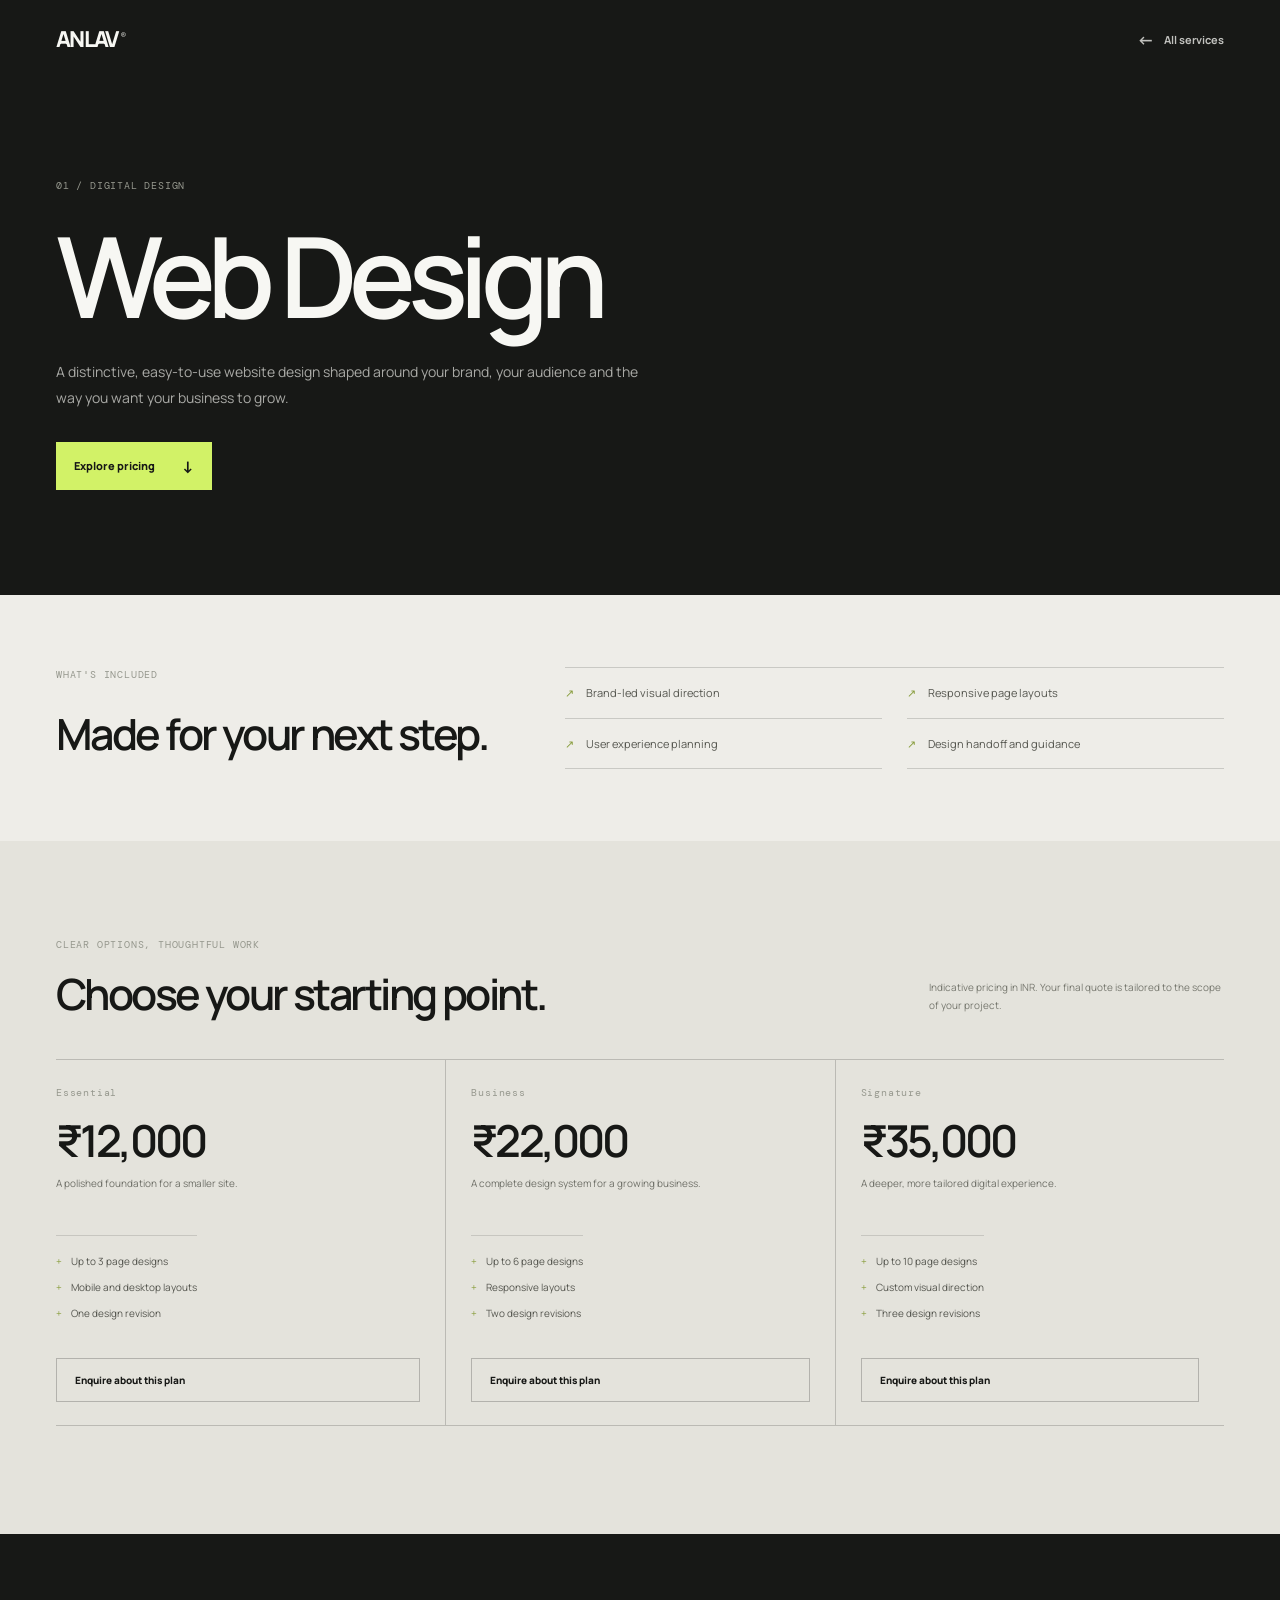
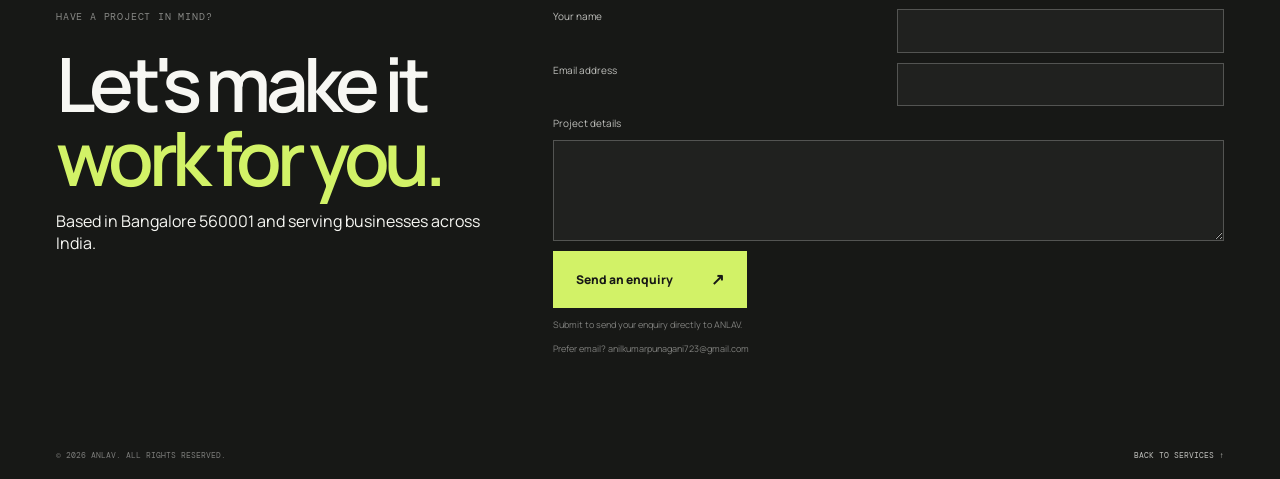
<file: service.html>
<!doctype html>
<html lang="en">
<head>
	<meta charset="utf-8">
	<meta name="viewport" content="width=device-width, initial-scale=1">
	<meta name="theme-color" content="#171816">
	<meta name="robots" content="index,follow">
	<meta name="description" content="Explore Bangalore website design, web development, website maintenance and redesign services in 560001 with clear pricing for growing businesses.">
	<meta name="geo.region" content="IN-KA">
	<meta name="geo.placename" content="Bangalore 560001">
	<meta name="geo.position" content="12.9716;77.5946">
	<meta name="ICBM" content="12.9716, 77.5946">
	<meta name="geo.country" content="IN">
	<meta name="language" content="en">
	<meta property="og:type" content="website">
	<meta property="og:url" content="service.html">
	<meta property="og:title" content="Web design and development services — ANLAV®">
	<meta property="og:description" content="Explore ANLAV website design, development, maintenance and redesign services with tailored pricing and support.">
	<link rel="canonical" href="service.html">
	<script type="application/ld+json">
		{
		  "@context": "https://schema.org",
		  "@type": "ProfessionalService",
		  "name": "ANLAV Web Services",
		  "description": "Website design, development, maintenance and redesign services for businesses in Bangalore 560001 and across India looking to grow online.",
		  "url": "service.html",
		  "telephone": "+91 8186063932",
		  "provider": {
		    "@type": "Organization",
		    "name": "ANLAV",
		    "email": "anilkumarpunagani723@gmail.com",
		    "address": {
		      "@type": "PostalAddress",
		      "streetAddress": "Bangalore 560001",
		      "addressLocality": "Bangalore",
		      "postalCode": "560001",
		      "addressRegion": "Karnataka",
		      "addressCountry": "IN"
		    }
		  },
		  "areaServed": ["Bangalore 560001", "Bengaluru", "Karnataka", "India", "Worldwide"],
		  "hasOfferCatalog": {
		    "@type": "OfferCatalog",
		    "name": "Web design and development services",
		    "itemListElement": [
		      { "@type": "Offer", "itemOffered": { "@type": "Service", "name": "Web Design" } },
		      { "@type": "Offer", "itemOffered": { "@type": "Service", "name": "Web Development" } },
		      { "@type": "Offer", "itemOffered": { "@type": "Service", "name": "Website Maintenance" } },
		      { "@type": "Offer", "itemOffered": { "@type": "Service", "name": "Website Redesign" } }
		    ]
		  }
		}
	</script>
	<title>Bangalore Website Design & Development Services — ANLAV®</title>
	<link rel="preconnect" href="https://fonts.googleapis.com">
	<link rel="preconnect" href="https://fonts.gstatic.com" crossorigin>
	<link href="https://fonts.googleapis.com/css2?family=DM+Mono:wght@400;500&family=Manrope:wght@400;500;600;700;800&display=swap" rel="stylesheet">
	<link rel="stylesheet" href="style.css">
	<script src="service-page.js" defer></script>
</head>
<body class="service-page">
	<a class="skip-link" href="#main">Skip to content</a>
	<header class="service-header">
		<nav class="nav shell" aria-label="Main navigation">
			<a class="wordmark" href="index.html#home" aria-label="ANLAV home">ANLAV<span>®</span></a>
			<a class="service-back" href="index.html#services"><span aria-hidden="true">←</span> All services</a>
		</nav>
	</header>
	<main id="main">
		<section class="service-hero" aria-labelledby="service-title">
			<div class="shell service-hero-inner">
				<p class="eyebrow service-kicker" id="service-kicker">01 / DIGITAL DESIGN</p>
				<h1 id="service-title">Bangalore Web Design</h1>
				<p class="service-intro" id="service-intro">A distinctive, easy-to-use Bangalore website design shaped around your brand, your audience and the way you want your business to grow.</p>
				<a class="button button-lime" href="#pricing">Explore pricing <span aria-hidden="true">↓</span></a>
			</div>
		</section>
		<section class="service-includes" aria-labelledby="includes-title">
			<div class="shell service-includes-inner">
				<div><p class="eyebrow">WHAT'S INCLUDED</p><h2 id="includes-title">Made for your next step.</h2></div>
				<ul class="service-features" id="service-features">
					<li>Brand-led visual direction</li>
					<li>Responsive page layouts</li>
					<li>User experience planning</li>
					<li>Design handoff and guidance</li>
				</ul>
			</div>
		</section>
		<section class="service-pricing" id="pricing" aria-labelledby="pricing-title">
			<div class="shell">
				<div class="service-pricing-heading">
					<div><p class="eyebrow">CLEAR OPTIONS, THOUGHTFUL WORK</p><h2 id="pricing-title">Choose your starting point.</h2></div>
					<p class="pricing-note">Indicative pricing in INR. Your final quote is tailored to the scope of your project.</p>
				</div>
				<div class="pricing-grid" id="pricing-grid"></div>
			</div>
		</section>
		<section class="service-contact dark-section" id="contact">
			<div class="shell service-contact-inner">
				<div><p class="eyebrow">HAVE A PROJECT IN MIND?</p><h2>Let's make it<br><span>work for you.</span></h2><p class="service-local-copy">Based in Bangalore 560001 and serving businesses across India.</p></div>
				<form class="service-contact-form" id="service-contact-form">
					<label for="contact-name">Your name</label>
					<input id="contact-name" name="name" autocomplete="name" required>
					<label for="contact-email">Email address</label>
					<input id="contact-email" name="email" type="email" autocomplete="email" required>
					<label for="contact-message">Project details</label>
					<textarea id="contact-message" name="message" rows="4" required></textarea>
					<button class="button button-lime button-large" type="submit">Send an enquiry <span aria-hidden="true">↗</span></button>
					<p class="contact-form-note" id="contact-form-note" role="status" aria-live="polite">Submit to send your enquiry directly to ANLAV.</p>
					<p class="contact-form-note">Prefer email? <a href="mailto:anilkumarpunagani723@gmail.com">anilkumarpunagani723@gmail.com</a></p>
				</form>
			</div>
		</section>
	</main>
	<footer class="service-footer dark-section"><div class="shell"><span>© 2026 ANLAV. ALL RIGHTS RESERVED.</span><a href="index.html#services">BACK TO SERVICES ↑</a></div></footer>
</body>
</html>
</file>
<file: style.css>
@charset "UTF-8";
:root {
  color-scheme: light;
  --ink: #171816;
  --ink-soft: #222320;
  --paper: #eeede8;
  --white: #f7f7f3;
  --muted: #85867f;
  --line: rgba(23, 24, 22, .17);
  --line-light: rgba(247, 247, 243, .18);
  --lime: #d2f267;
  --lime-deep: #c2e451;
  --font: "Manrope", "Arial", sans-serif;
  --mono: "DM Mono", Consolas, monospace;
  --shell: 1320px;
}
*, *::before, *::after { box-sizing: border-box; }
html { scroll-behavior: smooth; scroll-padding-top: 88px; }
body { margin: 0; background: var(--paper); color: var(--ink); font-family: var(--font); -webkit-font-smoothing: antialiased; }
body.menu-open { overflow: hidden; }
button, a { color: inherit; font: inherit; }
a { text-decoration: none; }
button { border: 0; }
img { display: block; max-width: 100%; }
::selection { background: var(--lime); color: var(--ink); }
.shell { width: min(var(--shell), calc(100% - 112px)); margin-inline: auto; }
.section-pad { padding-block: 132px; }
.dark-section { background: var(--ink); color: var(--white); }
.eyebrow { font: 400 10px/1.5 var(--mono); letter-spacing: .08em; }
.skip-link { position: fixed; z-index: 1000; top: 10px; left: 10px; padding: 12px 16px; color: var(--ink); background: var(--lime); transform: translateY(-160%); }
.skip-link:focus { transform: translateY(0); }
:focus-visible { outline: 2px solid #8caa35; outline-offset: 4px; }
.dark-section :focus-visible { outline-color: var(--lime); }

/* Navigation */
.site-header { position: fixed; z-index: 50; inset: 0 0 auto; height: 78px; border-bottom: 1px solid transparent; transition: background .3s ease, border-color .3s ease, height .3s ease; }
.site-header.is-scrolled { height: 68px; background: rgba(23, 24, 22, .91); border-color: rgba(255,255,255,.1); backdrop-filter: blur(16px); -webkit-backdrop-filter: blur(16px); }
.nav { display: flex; align-items: center; justify-content: space-between; height: 100%; }
.wordmark { display: inline-flex; align-items: flex-start; color: var(--white); font-size: 22px; font-weight: 800; letter-spacing: -.075em; line-height: 1; }
.wordmark span, .footer-logo span { margin: 1px 0 0 3px; font: 500 8px var(--mono); letter-spacing: 0; }
.nav-links { display: flex; align-items: center; gap: clamp(19px, 2.35vw, 36px); }
.nav-link { position: relative; color: rgba(247,247,243,.72); font-size: 11px; font-weight: 600; transition: color .2s ease; }
.nav-link:hover, .nav-link.is-active { color: var(--white); }
.nav-link.is-active::after { position: absolute; right: 0; bottom: -8px; left: 0; height: 1px; background: var(--lime); content: ""; }
.nav-cta { display: flex; align-items: center; gap: 14px; padding: 12px 16px; color: var(--ink); background: var(--lime); font-size: 11px; font-weight: 800; transition: background .2s ease, transform .2s ease; }
.nav-cta:hover { background: var(--white); transform: translateY(-2px); }
.nav-cta span { font-size: 15px; }
.menu-toggle { display: none; }

/* Hero */
.hero { position: relative; min-height: 810px; overflow: hidden; padding: 158px 0 78px; isolation: isolate; }
.hero::before { position: absolute; z-index: -1; top: 0; right: -15%; width: 75%; height: 100%; background: radial-gradient(ellipse at 72% 44%, rgba(134,144,92,.15), transparent 48%); content: ""; }
.hero-grain, .contact-noise { position: absolute; z-index: -1; inset: 0; pointer-events: none; opacity: .13; background-image: url("data:image/svg+xml,%3Csvg viewBox='0 0 180 180' xmlns='http://www.w3.org/2000/svg'%3E%3Cfilter id='n'%3E%3CfeTurbulence type='fractalNoise' baseFrequency='.92' numOctaves='3' stitchTiles='stitch'/%3E%3C/filter%3E%3Crect width='100%25' height='100%25' filter='url(%23n)' opacity='.16'/%3E%3C/svg%3E"); }
.hero-inner { display: grid; grid-template-columns: minmax(0, .94fr) minmax(480px, 1.06fr); align-items: center; gap: 6.2%; }
.hero-copy { position: relative; z-index: 2; animation: enter-up .8s .1s both; }
.hero-eyebrow { display: flex; align-items: center; gap: 10px; margin: 0 0 27px; color: rgba(247,247,243,.58); }
.status-dot { display: inline-block; width: 6px; height: 6px; border-radius: 50%; background: var(--lime); box-shadow: 0 0 12px rgba(210,242,103,.55); }
.hero h1 { max-width: 660px; margin: 0; font-size: clamp(48px, 6.1vw, 88px); font-weight: 600; letter-spacing: -.075em; line-height: .99; }
.hero h1 span { color: var(--lime); }
.hero-description { max-width: 405px; margin: 25px 0 0; color: rgba(247,247,243,.66); font-size: 14px; line-height: 1.85; }
.hero-actions { display: flex; align-items: center; gap: 13px; margin-top: 30px; }
.button { display: inline-flex; min-height: 48px; align-items: center; justify-content: center; gap: 27px; padding: 0 18px; font-size: 11px; font-weight: 800; transition: background .2s ease, color .2s ease, transform .2s ease; }
.button span { font-size: 16px; transition: transform .2s ease; }
.button:hover { transform: translateY(-3px); }
.button:hover span { transform: translate(3px, -2px); }
.button-lime { color: var(--ink); background: var(--lime); }
.button-lime:hover { background: var(--white); }
.button-quiet { color: var(--white); border: 1px solid rgba(247,247,243,.28); }
.button-quiet:hover { color: var(--ink); background: var(--white); }
.hero-footnote { display: flex; justify-content: space-between; gap: 20px; margin-top: 73px; color: rgba(247,247,243,.4); font: 400 8px var(--mono); letter-spacing: .055em; }
.hero-footnote span:last-child { display: flex; align-items: center; gap: 9px; }
.hero-footnote .status-dot { width: 5px; height: 5px; }
.hero-visual { position: relative; min-width: 0; padding: 28px 0 34px; animation: enter-up .9s .25s both; }
.visual-index { display: flex; justify-content: space-between; margin-bottom: 13px; color: rgba(247,247,243,.49); font: 400 8px var(--mono); letter-spacing: .07em; }
.browser-window { position: relative; z-index: 2; overflow: hidden; border: 1px solid rgba(255,255,255,.17); background: #f3f2eb; box-shadow: 0 30px 90px rgba(0,0,0,.34); }
.browser-bar { position: relative; display: flex; height: 39px; align-items: center; justify-content: space-between; padding: 0 13px; color: #4d4e48; background: #f7f7f3; }
.browser-dots { display: flex; gap: 5px; }
.browser-dots i { width: 6px; height: 6px; border-radius: 50%; background: #d0d0c9; }
.browser-url { position: absolute; left: 50%; padding: 5px 42px; border-radius: 2px; background: #eeeee8; color: #86877f; font: 400 8px var(--mono); transform: translateX(-50%); }
.browser-expand { font-size: 12px; }
.hero-site-preview { position: relative; aspect-ratio: 1.34; overflow: hidden; color: #f5f2e9; background: #7b7d6e; }
.hero-site-preview::after { position: absolute; inset: 0; background: linear-gradient(90deg, rgba(21,24,21,.63), rgba(21,24,21,.16) 75%), linear-gradient(0deg, rgba(21,24,21,.3), transparent 38%); content: ""; }
.hero-site-preview > img { width: 100%; height: 100%; object-fit: cover; animation: image-in 1.2s .45s both; }
.preview-nav, .preview-copy, .preview-index { position: absolute; z-index: 1; }
.preview-nav { top: 22px; right: 25px; left: 25px; display: flex; justify-content: space-between; font: 400 8px var(--mono); letter-spacing: .06em; }
.preview-nav b { margin-left: 5px; font-size: 13px; font-weight: 400; }
.preview-copy { top: 29%; left: 9%; display: flex; flex-direction: column; align-items: flex-start; }
.preview-copy > span:first-child { margin-bottom: 11px; font: 400 8px var(--mono); letter-spacing: .14em; }
.preview-copy strong { font-size: clamp(34px, 4.6vw, 63px); font-weight: 500; letter-spacing: -.07em; line-height: .98; }
.preview-copy .preview-link { margin-top: 23px; padding-top: 9px; border-top: 1px solid rgba(245,242,233,.55); font: 400 7px var(--mono); letter-spacing: .07em; }
.preview-index { right: 22px; bottom: 20px; font: 400 7px var(--mono); letter-spacing: .09em; }
.float-note { position: absolute; z-index: 3; display: flex; align-items: center; gap: 10px; padding: 11px 13px; color: var(--ink); background: var(--lime); box-shadow: 0 8px 24px rgba(0,0,0,.19); font: 500 8px/1.5 var(--mono); letter-spacing: .045em; }
.float-note-top { top: 13%; right: -8%; animation: float-y 6s ease-in-out infinite; }
.note-icon { font-size: 23px; }
.float-note-bottom { bottom: 2%; left: -8%; color: var(--white); background: #363832; animation: float-y 7s 1s ease-in-out infinite; }
.mini-spark { color: var(--lime); font-size: 19px; }
.hero-orbit { position: absolute; top: 6%; right: -18%; width: 150px; height: 150px; border: 1px solid rgba(210,242,103,.2); border-radius: 50%; animation: orbit 30s linear infinite; }
.hero-orbit::before { position: absolute; top: 15px; left: 19px; width: 7px; height: 7px; border-radius: 50%; background: var(--lime); content: ""; }
.hero-scroll { position: absolute; bottom: 30px; left: max(56px, calc((100vw - var(--shell))/2)); display: flex; align-items: center; gap: 11px; color: rgba(247,247,243,.48); font: 400 8px var(--mono); letter-spacing: .08em; }
.scroll-line { width: 29px; height: 1px; background: var(--lime); }

/* Intro and section headings */
.intro { position: relative; overflow: hidden; }
.intro-grid { display: grid; grid-template-columns: 1fr 2.4fr .6fr; gap: 30px; align-items: start; }
.section-label { display: flex; justify-content: space-between; gap: 22px; margin: 4px 0 0; color: var(--muted); }
.intro-content h2, .section-heading h2, .purpose h2, .about-copy h2, .tech h2, .contact h2 { margin: 0; font-size: clamp(42px, 6.2vw, 82px); font-weight: 600; letter-spacing: -.075em; line-height: .99; }
.intro-content h2 { max-width: 790px; }
.intro-content h2 span, .section-heading h2 span, .purpose h2 span, .about-copy h2 span, .tech h2 span { color: #9a9b92; }
.intro-bottom { display: grid; grid-template-columns: 50px minmax(240px, 510px); gap: 22px; align-items: start; margin-top: 44px; }
.accent-rule { width: 43px; height: 2px; margin-top: 11px; background: #9db948; }
.intro-bottom p { margin: 0; color: #65665f; font-size: 14px; line-height: 1.9; }
.intro-subline { display: block; margin-top: 12px; color: #9a9b92; font-size: 12px; }
.intro-index { align-self: end; justify-self: end; margin-top: 180px; color: #8e8f87; font: 400 8px/1.8 var(--mono); text-align: right; }
.work { background: #e4e3dc; }
.section-heading { margin-bottom: 55px; }
.section-heading > .section-label { margin-bottom: 54px; }
.heading-row { display: flex; align-items: end; justify-content: space-between; gap: 30px; }
.section-heading h2 { font-size: clamp(44px, 6vw, 74px); }
.heading-aside { margin: 0 2px 6px 0; color: var(--muted); font-size: 11px; line-height: 1.8; }
.project-grid { display: grid; grid-template-columns: 1fr 1fr; column-gap: 27px; row-gap: 63px; }
.project-card { min-width: 0; }
.project-art { --mx: 50%; --my: 50%; position: relative; display: block; width: 100%; aspect-ratio: 1.25; overflow: hidden; padding: 0; cursor: pointer; text-align: left; isolation: isolate; }
.project-nova .project-art { background: #c7c6bc; }
.project-velora .project-art { background: #c4a98d; }
.project-apex .project-art { background: #a5aca3; }
.project-monarch .project-art { background: #aa8672; }
.project-art::before { position: absolute; z-index: 0; inset: 0; background: radial-gradient(260px circle at var(--mx) var(--my), rgba(255,255,255,.2), transparent 70%); opacity: 0; transition: opacity .35s ease; content: ""; }
.project-art:hover::before, .project-art:focus-visible::before { opacity: 1; }
.project-art-label { position: absolute; z-index: 3; top: 16px; left: 18px; padding: 7px 9px; color: var(--ink); background: rgba(247,247,243,.88); font: 400 8px var(--mono); letter-spacing: .04em; }
.mock-site { position: absolute; inset: 11% 12% 7%; overflow: hidden; background: #f2f0e9; box-shadow: 0 18px 50px rgba(20,20,18,.22); transition: transform .55s cubic-bezier(.2,.7,.2,1), box-shadow .4s ease; }
.project-art:hover .mock-site { transform: translateY(-5px) scale(1.035); box-shadow: 0 25px 55px rgba(20,20,18,.29); }
.mock-top { position: relative; z-index: 2; display: flex; height: 36px; align-items: center; justify-content: space-between; padding-inline: 13px; color: #22231f; font-size: 6px; }
.mock-top b { font-size: 10px; font-weight: 800; letter-spacing: -.05em; }
.mock-top b span { color: #93a83e; }
.mock-top > span { font: 500 5px var(--mono); }
.mock-top i { padding: 5px 7px; background: #e0e2d8; font: 500 5px var(--mono); font-style: normal; }
.mock-body { position: absolute; z-index: 1; top: 24%; left: 8%; display: flex; flex-direction: column; align-items: flex-start; color: #f7f6f0; }
.mock-body > span:first-child { font: 400 5px var(--mono); letter-spacing: .08em; }
.mock-body strong { margin-top: 9px; font-size: clamp(24px, 4vw, 48px); font-weight: 600; letter-spacing: -.07em; line-height: .97; }
.mock-body small { margin-top: 10px; font-size: 7px; }
.mock-link { margin-top: 17px; padding-top: 7px; border-top: 1px solid rgba(255,255,255,.55); font: 400 5px var(--mono); }
.mock-nova > img { position: absolute; inset: 0 0 0 36%; width: 64%; height: 100%; object-fit: cover; }
.mock-nova::after { position: absolute; inset: 30px 0 0; background: linear-gradient(90deg, #292e2a 4%, rgba(41,46,42,.82) 33%, transparent 78%); content: ""; }
.mock-caption { position: absolute; z-index: 1; right: 10px; bottom: 9px; color: white; font: 400 5px var(--mono); }
.art-corner { position: absolute; z-index: 4; right: 18px; bottom: 18px; display: grid; width: 36px; height: 36px; place-items: center; color: var(--ink); background: var(--lime); font-size: 17px; opacity: 0; transform: translate(-7px, 7px); transition: opacity .25s ease, transform .25s ease; }
.project-art:hover .art-corner, .project-art:focus-visible .art-corner { opacity: 1; transform: translate(0); }
.mock-velora { background: #f4f0e8; }
.mock-velora .mock-top b { font-family: Georgia, serif; font-size: 9px; letter-spacing: .12em; }
.velora-photo { position: absolute; inset: 36px 0 0; overflow: hidden; background: #b99f85; }
.velora-photo img { width: 100%; height: 100%; object-fit: cover; object-position: center 43%; }
.velora-photo::after { position: absolute; inset: 0; background: linear-gradient(90deg, rgba(24,23,20,.28), transparent 70%); content: ""; }
.velora-photo > span { position: absolute; z-index: 1; top: 19%; left: 9%; color: white; font: 400 clamp(24px, 3.8vw, 44px)/.98 Georgia, serif; letter-spacing: -.04em; }
.velora-photo > i { position: absolute; z-index: 1; bottom: 15px; left: 9%; color: white; font: 400 5px var(--mono); font-style: normal; }
.velora-side { position: absolute; right: 7px; bottom: 47%; color: #4f5149; font: 400 5px var(--mono); writing-mode: vertical-rl; }
.mock-apex { background: #e1e2d9; }
.apex-photo { position: absolute; inset: 36px 0 20px; overflow: hidden; }
.apex-photo img { width: 100%; height: 100%; object-fit: cover; }
.apex-photo::after { position: absolute; inset: 0; background: linear-gradient(90deg, rgba(31,37,31,.54), transparent 84%); content: ""; }
.apex-photo > span { position: absolute; z-index: 1; top: 17%; left: 8%; color: white; font-size: clamp(26px, 4vw, 48px); font-weight: 600; letter-spacing: -.07em; line-height: .98; }
.apex-photo > i { position: absolute; z-index: 1; bottom: 12px; left: 8%; color: white; font: 400 5px var(--mono); font-style: normal; }
.apex-bottom { position: absolute; right: 0; bottom: 0; left: 0; display: flex; height: 20px; align-items: center; justify-content: space-between; padding-inline: 10px; font: 400 5px var(--mono); }
.apex-bottom b { font-size: 5px; }
.mock-monarch { background: #ede7df; }
.mock-monarch .mock-top b { font-family: Georgia, serif; font-size: 9px; font-weight: 400; letter-spacing: .16em; }
.monarch-photo { position: absolute; inset: 36px 0 0; overflow: hidden; background: #927763; }
.monarch-photo img { width: 100%; height: 100%; object-fit: cover; object-position: center 37%; }
.monarch-photo::after { position: absolute; inset: 0; background: linear-gradient(90deg, rgba(25,22,20,.35), transparent 80%); content: ""; }
.monarch-photo > span { position: absolute; z-index: 1; top: 20%; left: 8%; color: white; font: 400 clamp(26px, 4vw, 47px)/.94 Georgia, serif; }
.monarch-photo > i { position: absolute; z-index: 1; bottom: 12px; left: 8%; color: white; font: 400 5px var(--mono); font-style: normal; }
.monarch-edition { position: absolute; right: 9px; bottom: 10px; color: #5b574e; font: 400 5px var(--mono); }
.project-meta { display: flex; align-items: end; justify-content: space-between; gap: 15px; padding-top: 20px; }
.project-number { margin: 0 0 8px; color: #85867d; font-size: 8px; }
.project-meta h3 { margin: 0; font-size: 23px; font-weight: 600; letter-spacing: -.055em; }
.project-description { margin: 6px 0 0; color: #6e6f67; font-size: 11px; line-height: 1.65; }
.text-link { display: inline-flex; flex-shrink: 0; align-items: center; gap: 13px; padding: 0 0 5px; border: 0; border-bottom: 1px solid #a4a59d; background: transparent; color: var(--ink); cursor: pointer; font-size: 10px; font-weight: 800; transition: gap .2s ease, border-color .2s ease; }
.text-link:hover { gap: 19px; border-color: var(--ink); }
.text-link span { font-size: 15px; }
.tag-list { display: flex; flex-wrap: wrap; gap: 6px; margin: 14px 0 0; padding: 0; list-style: none; }
.tag-list li { padding: 6px 9px; border: 1px solid rgba(23,24,22,.15); color: #62635d; font: 400 8px var(--mono); }

/* Services and purpose */
.services { position: relative; overflow: hidden; }
.services::after { position: absolute; right: -130px; bottom: -260px; width: 550px; height: 550px; border: 1px solid rgba(210,242,103,.1); border-radius: 50%; box-shadow: 0 0 0 45px rgba(210,242,103,.018), 0 0 0 100px rgba(210,242,103,.012); content: ""; pointer-events: none; }
.services .section-label, .process .section-label, .testimonials .section-label { color: rgba(247,247,243,.49); }
.services .section-heading h2 span { color: #84867c; }
.service-grid { position: relative; z-index: 1; display: grid; grid-template-columns: repeat(4, 1fr); border-top: 1px solid var(--line-light); }
.service-item { position: relative; min-height: 280px; padding: 21px 22px 30px 0; border-right: 1px solid var(--line-light); transition: background .3s ease, padding .3s ease; }
.service-item + .service-item { padding-left: 22px; }
.service-item:last-child { border-right: 0; }
.service-item:hover { padding-top: 26px; background: rgba(255,255,255,.025); }
.service-top { display: flex; align-items: center; justify-content: space-between; color: rgba(247,247,243,.51); font: 400 9px var(--mono); }
.service-icon { color: var(--lime); font-size: 24px; }
.service-icon.icon-cross { font-size: 22px; }
.service-icon.icon-square { font-size: 20px; }
.service-item h3 { margin: 62px 0 12px; font-size: 13px; font-weight: 700; letter-spacing: .015em; }
.service-item p { max-width: 225px; margin: 0; color: rgba(247,247,243,.58); font-size: 11px; line-height: 1.8; }
.service-item > a { position: absolute; right: 0; bottom: 23px; display: grid; width: 28px; height: 28px; place-items: center; border: 1px solid var(--line-light); color: var(--lime); font-size: 14px; transition: color .2s, background .2s; }
.service-item + .service-item > a { right: 0; }
.service-item > a:hover { color: var(--ink); background: var(--lime); }
.purpose { background: #e4e3dc; }
.purpose-grid { display: grid; grid-template-columns: .9fr 1.1fr; gap: 10%; }
.purpose-lead { position: relative; min-height: 500px; }
.purpose-lead .section-label { margin-bottom: 48px; }
.purpose h2 { font-size: clamp(58px, 8vw, 104px); }
.purpose-lead > p:not(.section-label) { max-width: 330px; margin: 26px 0 22px; color: #65665f; font-size: 13px; line-height: 1.85; }
.purpose-stamp { position: absolute; right: 10%; bottom: 14px; display: grid; width: 116px; height: 116px; align-content: center; justify-items: center; border: 1px solid #a5a69d; border-radius: 50%; color: #818279; text-align: center; transform: rotate(-12deg); }
.purpose-stamp span { font: 400 8px/1.6 var(--mono); letter-spacing: .09em; }
.purpose-stamp b { color: #a3be51; font-size: 18px; }
.feature-list { border-top: 1px solid var(--line); }
.feature-row { display: grid; min-height: 70px; grid-template-columns: 55px 1fr 24px; align-items: center; border-bottom: 1px solid var(--line); transition: padding .25s ease, background .25s ease; }
.feature-row:hover { padding-inline: 10px; background: rgba(255,255,255,.28); }
.feature-number { color: #85867d; font: 400 9px var(--mono); }
.feature-row h3 { margin: 0; font-size: 14px; font-weight: 600; letter-spacing: -.025em; }
.feature-mark { justify-self: end; color: #9da04f; font-size: 15px; transition: transform .2s; }
.feature-row:hover .feature-mark { transform: translate(2px, -2px); }

/* Process, about, technology */
.process { background: var(--ink); color: var(--white); }
.process .section-heading h2 span { color: #777970; }
.process-grid { display: grid; grid-template-columns: repeat(4, 1fr); border-top: 1px solid var(--line-light); }
.process-step { position: relative; min-height: 248px; padding: 18px 20px 22px 0; border-right: 1px solid var(--line-light); transition: background .3s ease, padding .3s ease; }
.process-step + .process-step { padding-left: 20px; }
.process-step:last-child { border: 0; }
.process-step:hover { padding-top: 24px; background: rgba(255,255,255,.025); }
.process-count { color: var(--lime); font: 400 10px var(--mono); }
.process-count i { margin-left: 7px; color: rgba(247,247,243,.4); font-size: 7px; font-style: normal; }
.process-symbol { display: block; margin-top: 37px; color: rgba(210,242,103,.76); font-size: 25px; }
.process-step h3 { margin: 19px 0 9px; font-size: 13px; font-weight: 700; }
.process-step p { max-width: 190px; margin: 0; color: rgba(247,247,243,.55); font-size: 11px; line-height: 1.8; }
.about { background: var(--paper); }
.about-grid { display: grid; grid-template-columns: 1fr .93fr; align-items: center; gap: 10%; }
.about-image-wrap { position: relative; min-height: 510px; overflow: hidden; background: #c1bfb4; }
.about-image-wrap > img { position: absolute; inset: 0; width: 100%; height: 100%; object-fit: cover; filter: saturate(.69); }
.about-image-wrap::after { position: absolute; inset: 0; background: linear-gradient(0deg, rgba(20,21,18,.55), transparent 40%); content: ""; }
.image-caption { position: absolute; z-index: 1; bottom: 23px; left: 25px; color: white; font: 400 8px var(--mono); letter-spacing: .06em; }
.image-caption i { margin-left: 8px; color: rgba(255,255,255,.61); font-style: normal; }
.about-image-stamp { position: absolute; z-index: 1; top: 20px; right: 22px; display: grid; width: 48px; height: 48px; place-items: center; border: 1px solid rgba(255,255,255,.7); border-radius: 50%; color: white; font-size: 20px; font-weight: 800; letter-spacing: -.08em; }
.about-image-stamp span { position: absolute; top: 8px; right: 7px; font: 400 6px var(--mono); }
.about-copy .section-label { margin-bottom: 41px; }
.about-copy h2 { font-size: clamp(43px, 5.4vw, 68px); }
.about-paragraph { max-width: 440px; margin: 28px 0 14px; font-size: 14px; line-height: 1.9; }
.about-note { max-width: 400px; margin: 0 0 25px; color: #7e7f76; font-size: 11px; line-height: 1.8; }
.about-signature { display: flex; align-items: center; justify-content: space-between; max-width: 320px; margin-top: 67px; padding-top: 13px; border-top: 1px solid var(--line); }
.about-signature .wordmark { color: var(--ink); font-size: 20px; }
.about-signature > span:last-child { color: #85867d; font: 400 7px var(--mono); letter-spacing: .04em; }
.tech { background: #deddd5; }
.tech-inner { display: flex; justify-content: space-between; gap: 60px; align-items: center; }
.tech .section-label { margin-bottom: 34px; }
.tech h2 { font-size: clamp(38px, 5vw, 60px); }
.tech-list { display: flex; max-width: 510px; flex-wrap: wrap; justify-content: flex-end; gap: 9px; margin: 0; padding: 0; list-style: none; }
.tech-list li { padding: 12px 15px; border: 1px solid rgba(23,24,22,.21); color: #4c4d46; font: 400 9px var(--mono); transition: color .2s, border-color .2s, background .2s; }
.tech-list li:hover { border-color: var(--ink); color: var(--paper); background: var(--ink); }

/* Testimonials, contact, footer */
.testimonials { background: var(--ink); color: var(--white); }
.testimonials .section-heading h2 span { color: #777970; }
.quote-grid { display: grid; grid-template-columns: repeat(3, 1fr); gap: 13px; }
.quote-card { display: flex; min-height: 255px; flex-direction: column; padding: 23px 22px 19px; border: 1px solid var(--line-light); background: rgba(255,255,255,.025); transition: border-color .25s ease, transform .25s ease; }
.quote-card:hover { border-color: rgba(210,242,103,.48); transform: translateY(-4px); }
.quote-mark { color: var(--lime); font: 400 42px/.8 Georgia, serif; }
.quote-card blockquote { flex: 1; margin: 20px 0 29px; color: rgba(247,247,243,.79); font-size: 12px; line-height: 1.85; }
.client { display: flex; align-items: center; gap: 10px; padding-top: 14px; border-top: 1px solid var(--line-light); }
.avatar { display: grid; width: 32px; height: 32px; flex: 0 0 32px; place-items: center; border-radius: 50%; color: var(--ink); font: 500 8px var(--mono); }
.avatar-one { background: #d9d0bb; }
.avatar-two { background: #c9d1c0; }
.avatar-three { background: #c8c3d0; }
.client > div { display: flex; flex: 1; flex-direction: column; gap: 4px; }
.client strong { font-size: 9px; font-weight: 700; }
.client > div > span { color: rgba(247,247,243,.5); font-size: 8px; }
.client-arrow { color: var(--lime); font-size: 14px; }
.placeholder-note { margin: 17px 0 0; color: rgba(247,247,243,.37); font: 400 8px var(--mono); }
.contact { position: relative; overflow: hidden; padding: 125px 0 115px; isolation: isolate; }
.contact::before { position: absolute; z-index: -1; top: -10%; left: 24%; width: 70%; height: 120%; background: radial-gradient(ellipse at center, rgba(185,201,120,.12), transparent 58%); content: ""; }
.contact-inner { position: relative; }
.contact .section-label { margin-bottom: 57px; color: rgba(247,247,243,.51); }
.contact h2 { max-width: 1000px; font-size: clamp(48px, 8vw, 105px); }
.contact h2 span { color: var(--lime); }
.contact-bottom { display: flex; align-items: end; justify-content: space-between; gap: 40px; margin-top: 39px; }
.contact-bottom p { max-width: 340px; margin: 0; color: rgba(247,247,243,.6); font-size: 12px; line-height: 1.8; }
.contact-actions { display: flex; flex-wrap: wrap; align-items: center; justify-content: flex-end; gap: 12px; }
.button-large { min-height: 57px; gap: 38px; padding-inline: 23px; font-size: 12px; }
.contact-spark { position: absolute; top: 18%; right: 15%; color: var(--lime); font-size: 29px; animation: float-y 7s ease-in-out infinite; }
.contact-loop { position: absolute; z-index: -1; border: 1px solid rgba(210,242,103,.12); border-radius: 50%; pointer-events: none; }
.contact-loop-one { top: -4%; right: 3%; width: 190px; height: 190px; }
.contact-loop-two { top: -12%; right: 0; width: 240px; height: 240px; }
.footer { padding: 71px 0 0; }
.footer-top { display: grid; grid-template-columns: 1.45fr .65fr .9fr .8fr; gap: 35px; padding-bottom: 64px; }
.footer-logo { display: inline-block; color: var(--white); font-size: 52px; font-weight: 800; letter-spacing: -.09em; line-height: 1; }
.footer-logo span { vertical-align: top; }
.footer-brand p { margin: 14px 0 0; color: rgba(247,247,243,.55); font-size: 11px; }
.footer-column { display: flex; flex-direction: column; align-items: flex-start; gap: 11px; }
.footer-column .eyebrow { margin-bottom: 8px; color: rgba(247,247,243,.43); }
.footer-column > a { color: rgba(247,247,243,.76); font-size: 10px; transition: color .2s ease; }
.footer-column > a:hover { color: var(--lime); }
.footer-column .social-label { margin: 9px 0 0; }
.footer-aside { display: flex; flex-direction: column; align-items: flex-end; justify-content: space-between; color: rgba(247,247,243,.41); font: 400 8px/1.8 var(--mono); text-align: right; }
.footer-star { color: var(--lime); font-size: 35px; }
.footer-bottom { display: flex; min-height: 56px; align-items: center; justify-content: space-between; gap: 20px; border-top: 1px solid var(--line-light); color: rgba(247,247,243,.42); font: 400 7px var(--mono); letter-spacing: .04em; }
.footer-bottom a { color: rgba(247,247,243,.72); transition: color .2s ease; }
.footer-bottom a:hover { color: var(--lime); }
.whatsapp-float { position: fixed; right: 24px; bottom: 82px; z-index: 30; display: inline-flex; align-items: center; justify-content: center; min-height: 46px; padding: 0 16px; border: 1px solid rgba(23,24,22,.08); background: #25d366; color: #0f2317; font: 700 10px/1 var(--mono); letter-spacing: .06em; box-shadow: 0 16px 30px rgba(37,211,102,.28); transition: transform .2s ease, box-shadow .2s ease; }
.whatsapp-float:hover { transform: translateY(-2px); box-shadow: 0 20px 34px rgba(37,211,102,.34); }
.back-to-top { position: fixed; z-index: 30; right: 25px; bottom: 23px; display: grid; width: 42px; height: 42px; place-items: center; border: 1px solid rgba(255,255,255,.22); color: var(--ink); background: var(--lime); cursor: pointer; font-size: 19px; opacity: 0; pointer-events: none; transform: translateY(8px); transition: opacity .2s, transform .2s, background .2s; }
.back-to-top.is-visible { opacity: 1; pointer-events: auto; transform: translateY(0); }
.back-to-top:hover { background: var(--white); }
.project-dialog { position: fixed; width: min(520px, calc(100% - 32px)); max-width: none; padding: 43px; border: 1px solid rgba(247,247,243,.2); color: var(--white); background: var(--ink-soft); box-shadow: 0 20px 90px rgba(0,0,0,.4); }
.project-dialog::backdrop { background: rgba(13,14,12,.75); backdrop-filter: blur(5px); }
.dialog-close { position: absolute; top: 12px; right: 15px; padding: 4px; color: var(--white); background: transparent; cursor: pointer; font-size: 28px; line-height: 1; }
.dialog-kicker { color: rgba(247,247,243,.52); }
.dialog-kicker span { color: var(--lime); }
.project-dialog h2 { margin: 32px 0 13px; font-size: 39px; font-weight: 600; letter-spacing: -.07em; }
.dialog-description { max-width: 390px; color: rgba(247,247,243,.65); font-size: 13px; line-height: 1.8; }
.dialog-bottom { display: flex; flex-direction: column; align-items: flex-start; gap: 23px; margin-top: 26px; padding-top: 19px; border-top: 1px solid var(--line-light); }
.dialog-tags { margin: 0; }
.dialog-tags li { border-color: var(--line-light); color: rgba(247,247,243,.68); }
.dialog-bottom .text-link { border-color: rgba(247,247,243,.5); color: var(--white); }

/* Service details and pricing */
.service-header { height: 78px; background: var(--ink); }
.service-header .nav { height: 100%; }
.service-back { display: inline-flex; align-items: center; gap: 10px; color: rgba(247,247,243,.76); font-size: 11px; font-weight: 700; transition: color .2s ease; }
.service-back:hover { color: var(--lime); }
.service-back span { font-size: 17px; }
.service-hero { padding: 100px 0 105px; color: var(--white); background: var(--ink); }
.service-hero-inner { max-width: 1320px; }
.service-kicker, .service-includes .eyebrow, .service-pricing .eyebrow { margin: 0 0 28px; color: #96988e; }
.service-hero h1 { max-width: 950px; margin: 0; font-size: clamp(58px, 9vw, 112px); font-weight: 600; letter-spacing: -.075em; line-height: .98; }
.service-intro { max-width: 600px; margin: 28px 0 30px; color: rgba(247,247,243,.65); font-size: 14px; line-height: 1.9; }
.service-includes { padding-block: 72px; background: var(--paper); }
.service-includes-inner { display: grid; grid-template-columns: .8fr 1.2fr; gap: 70px; align-items: start; }
.service-includes h2, .service-pricing h2 { margin: 0; font-size: clamp(28px, 4vw, 43px); font-weight: 600; letter-spacing: -.06em; line-height: 1.1; }
.service-features { display: grid; grid-template-columns: 1fr 1fr; gap: 0 25px; margin: 0; padding: 0; border-top: 1px solid var(--line); list-style: none; }
.service-features li { position: relative; padding: 16px 0 16px 21px; border-bottom: 1px solid var(--line); color: #55564f; font-size: 11px; line-height: 1.6; }
.service-features li::before { position: absolute; left: 0; color: #889d3c; content: "↗"; }
.service-pricing { padding-block: 96px 108px; background: #e4e3dc; }
.service-pricing-heading { display: flex; align-items: end; justify-content: space-between; gap: 35px; margin-bottom: 42px; }
.service-pricing .eyebrow { margin-bottom: 18px; }
.pricing-note { max-width: 295px; margin: 0 0 3px; color: #77786f; font-size: 10px; line-height: 1.8; }
.pricing-grid { display: grid; grid-template-columns: repeat(3, minmax(0, 1fr)); border-top: 1px solid rgba(23,24,22,.2); border-bottom: 1px solid rgba(23,24,22,.2); }
.pricing-plan { display: flex; min-height: 365px; flex-direction: column; align-items: flex-start; padding: 25px 25px 23px 0; }
.pricing-plan + .pricing-plan { padding-left: 25px; border-left: 1px solid rgba(23,24,22,.2); }
.pricing-plan-name { margin: 0 0 23px; color: #74756c; }
.pricing-price { margin: 0; font-size: clamp(30px, 4vw, 44px); font-weight: 600; letter-spacing: -.065em; line-height: 1; }
.pricing-price span { margin-left: 5px; color: #76776e; font-size: 10px; font-weight: 500; letter-spacing: 0; }
.pricing-detail { min-height: 40px; margin: 13px 0 20px; color: #707169; font-size: 10px; line-height: 1.7; }
.pricing-features { display: grid; gap: 11px; margin: 0 0 25px; padding: 18px 0 0; border-top: 1px solid rgba(23,24,22,.14); list-style: none; }
.pricing-features li { color: #55564f; font-size: 10px; line-height: 1.5; }
.pricing-features li::before { margin-right: 9px; color: #899e3c; content: "+"; }
.pricing-action { width: 100%; min-height: 44px; justify-content: space-between; margin-top: auto; border: 1px solid rgba(23,24,22,.24); color: var(--ink); font-size: 10px; }
.pricing-action:hover { color: var(--white); background: var(--ink); }
.service-contact { padding-block: 75px; }
.service-contact-inner { display: grid; grid-template-columns: .8fr 1.2fr; align-items: start; gap: 50px; }
.service-contact .eyebrow { margin: 0 0 23px; color: rgba(247,247,243,.5); }
.service-contact h2 { margin: 0; font-size: clamp(45px, 7vw, 75px); font-weight: 600; letter-spacing: -.075em; line-height: .98; }
.service-contact h2 span { color: var(--lime); }
.service-contact-form { display: grid; grid-template-columns: 1fr 1fr; gap: 10px 16px; }
.service-contact-form label { color: rgba(247,247,243,.75); font-size: 10px; }
.service-contact-form input, .service-contact-form textarea { width: 100%; min-width: 0; padding: 11px 12px; border: 1px solid rgba(247,247,243,.24); border-radius: 0; color: var(--white); background: rgba(255,255,255,.04); font: 400 12px/1.6 var(--font); }
.service-contact-form input:focus, .service-contact-form textarea:focus { border-color: var(--lime); outline: 1px solid var(--lime); }
.service-contact-form label[for="contact-message"], .service-contact-form textarea, .service-contact-form button, .contact-form-note { grid-column: 1 / -1; }
.service-contact-form textarea { min-height: 100px; resize: vertical; }
.service-contact-form button { justify-self: start; cursor: pointer; }
.contact-form-note { margin: 0; color: rgba(247,247,243,.47); font-size: 9px; line-height: 1.6; }
.service-footer { padding-block: 19px; color: rgba(247,247,243,.45); font: 400 8px var(--mono); }
.service-footer .shell { display: flex; justify-content: space-between; gap: 20px; }
.service-footer a { color: rgba(247,247,243,.75); }
.service-footer a:hover { color: var(--lime); }

/* Reveal motion */
.reveal { opacity: 0; transform: translateY(22px); transition: opacity .65s ease, transform .65s cubic-bezier(.2,.7,.2,1); }
.reveal.is-visible { opacity: 1; transform: translateY(0); }
.project-grid .reveal:nth-child(2), .service-grid .reveal:nth-child(2), .process-grid .reveal:nth-child(2), .quote-grid .reveal:nth-child(2) { transition-delay: .08s; }
.project-grid .reveal:nth-child(3), .service-grid .reveal:nth-child(3), .process-grid .reveal:nth-child(3), .quote-grid .reveal:nth-child(3) { transition-delay: .16s; }
.project-grid .reveal:nth-child(4), .service-grid .reveal:nth-child(4), .process-grid .reveal:nth-child(4) { transition-delay: .23s; }
@keyframes enter-up { from { opacity: 0; transform: translateY(18px); } to { opacity: 1; transform: translateY(0); } }
@keyframes image-in { from { opacity: .5; transform: scale(1.035); } to { opacity: 1; transform: scale(1); } }
@keyframes float-y { 0%, 100% { transform: translateY(0); } 50% { transform: translateY(-7px); } }
@keyframes orbit { to { transform: rotate(360deg); } }

/* Responsive layouts */
@media (min-width: 1500px) { .hero { min-height: 900px; } }
@media (max-width: 1100px) {
  .shell { width: min(var(--shell), calc(100% - 72px)); }
  .hero-inner { grid-template-columns: minmax(0, .9fr) minmax(400px, 1.1fr); gap: 4%; }
  .hero h1 { font-size: clamp(48px, 6vw, 69px); }
  .hero-footnote { font-size: 7px; }
  .float-note-top { right: -4%; }
  .intro-grid { grid-template-columns: .7fr 2.2fr .55fr; }
  .purpose-grid, .about-grid { gap: 7%; }
}
@media (max-width: 820px) {
  .section-pad { padding-block: 94px; }
  .shell { width: calc(100% - 48px); }
  .site-header { height: 68px; }
  .menu-toggle { position: relative; z-index: 52; display: flex; width: 42px; height: 42px; flex-direction: column; align-items: center; justify-content: center; gap: 6px; padding: 0; border: 1px solid rgba(247,247,243,.24); background: transparent; cursor: pointer; }
  .menu-toggle span { width: 16px; height: 1px; background: var(--white); transition: transform .2s ease; }
  .menu-toggle[aria-expanded="true"] span:first-child { transform: translateY(3.5px) rotate(45deg); }
  .menu-toggle[aria-expanded="true"] span:last-child { transform: translateY(-3.5px) rotate(-45deg); }
  .nav-links { position: fixed; z-index: 51; inset: 0; display: flex; flex-direction: column; align-items: stretch; justify-content: center; gap: 0; padding: 90px 12vw 50px; background: rgba(23,24,22,.98); opacity: 0; pointer-events: none; transform: translateY(-8px); transition: opacity .25s, transform .25s; }
  .nav-links.is-open { opacity: 1; pointer-events: auto; transform: translateY(0); }
  .nav-link { padding: 15px 0; border-bottom: 1px solid var(--line-light); font-size: 19px; }
  .nav-link.is-active::after { display: none; }
  .nav-cta { justify-content: space-between; margin-top: 26px; padding: 16px; font-size: 14px; }
  .hero { min-height: 0; padding: 127px 0 75px; }
  .hero-inner { grid-template-columns: 1fr; gap: 49px; }
  .hero-copy { max-width: 650px; }
  .hero h1 { max-width: 640px; font-size: clamp(57px, 10vw, 82px); }
  .hero-visual { width: min(100%, 690px); justify-self: end; }
  .hero-site-preview { aspect-ratio: 1.45; }
  .preview-copy strong { font-size: clamp(45px, 9vw, 68px); }
  .hero-scroll { left: 24px; }
  .intro-grid { grid-template-columns: 1fr 2fr; gap: 24px; }
  .intro-grid > .section-label { grid-column: 1 / -1; }
  .intro-index { display: none; }
  .intro-content h2 { font-size: clamp(48px, 8vw, 72px); }
  .service-grid { grid-template-columns: 1fr 1fr; }
  .service-hero { padding-block: 80px; }
  .service-includes-inner { grid-template-columns: 1fr; gap: 30px; }
  .service-pricing { padding-block: 75px; }
  .service-pricing-heading { align-items: flex-start; flex-direction: column; gap: 16px; }
  .pricing-plan { padding-right: 17px; }
  .pricing-plan + .pricing-plan { padding-left: 17px; }
  .service-contact-inner { grid-template-columns: 1fr; gap: 30px; }
  .service-item { min-height: 246px; border-bottom: 1px solid var(--line-light); }
  .service-item:nth-child(2) { border-right: 0; }
  .service-item:nth-child(3) { padding-left: 0; border-bottom: 0; }
  .service-item:nth-child(4) { border-bottom: 0; }
  .service-item:nth-child(n+3) { min-height: 220px; }
  .service-item h3 { margin-top: 43px; }
  .purpose-grid { grid-template-columns: .85fr 1.15fr; gap: 5%; }
  .purpose-lead { min-height: 430px; }
  .purpose h2 { font-size: clamp(58px, 9vw, 80px); }
  .purpose-stamp { right: 0; width: 92px; height: 92px; }
  .process-grid { grid-template-columns: 1fr 1fr; }
  .process-step { min-height: 220px; border-bottom: 1px solid var(--line-light); }
  .process-step:nth-child(2) { border-right: 0; }
  .process-step:nth-child(3) { border-bottom: 0; }
  .process-step:nth-child(4) { border-bottom: 0; }
  .process-step:nth-child(3) { padding-left: 0; }
  .process-step:nth-child(n+3) { padding-top: 20px; }
  .process-symbol { margin-top: 25px; }
  .about-grid { grid-template-columns: 1fr 1fr; gap: 6%; }
  .about-image-wrap { min-height: 420px; }
  .about-copy h2 { font-size: clamp(38px, 6vw, 54px); }
  .about-paragraph { font-size: 12px; }
  .tech-inner { align-items: flex-start; flex-direction: column; gap: 35px; }
  .tech-list { justify-content: flex-start; }
  .quote-grid { grid-template-columns: 1fr; gap: 10px; }
  .quote-card { min-height: 0; }
  .quote-card blockquote { margin: 14px 0 22px; }
  .contact { padding-block: 95px; }
  .contact h2 { font-size: clamp(52px, 9.3vw, 78px); }
  .footer-top { grid-template-columns: 1.3fr .7fr .9fr; }
  .footer-aside { display: none; }
}
@media (max-width: 560px) {
  .section-pad { padding-block: 76px; }
  .shell { width: calc(100% - 38px); }
  .hero { padding-top: 113px; padding-bottom: 66px; }
  .hero-inner { gap: 34px; }
  .hero-eyebrow { margin-bottom: 20px; font-size: 8px; }
  .hero h1 { font-size: clamp(46px, 13.2vw, 69px); }
  .hero-description { max-width: 350px; margin-top: 18px; font-size: 12px; }
  .hero-actions { align-items: stretch; gap: 9px; margin-top: 23px; }
  .button { min-height: 45px; gap: 13px; padding-inline: 12px; font-size: 9px; }
  .hero-footnote { flex-direction: column; gap: 8px; margin-top: 30px; }
  .hero-visual { padding-block: 13px 21px; }
  .visual-index { font-size: 7px; }
  .browser-bar { height: 31px; padding-inline: 9px; }
  .browser-url { padding-inline: 25px; font-size: 7px; }
  .hero-site-preview { aspect-ratio: 1.05; }
  .preview-nav { top: 14px; right: 14px; left: 14px; font-size: 6px; }
  .preview-copy { top: 30%; left: 8%; }
  .preview-copy > span:first-child { font-size: 6px; }
  .preview-copy strong { font-size: clamp(40px, 11vw, 57px); }
  .preview-copy .preview-link { margin-top: 15px; font-size: 6px; }
  .preview-index { right: 12px; bottom: 12px; font-size: 6px; }
  .float-note { gap: 7px; padding: 8px 9px; font-size: 6px; }
  .float-note-top { top: 7%; right: -2%; }
  .note-icon { font-size: 16px; }
  .float-note-bottom { bottom: 0; left: -2%; }
  .hero-orbit { top: 1%; right: -8%; width: 85px; height: 85px; }
  .hero-scroll { bottom: 20px; left: 19px; font-size: 7px; }
  .intro-grid { display: block; }
  .intro-grid > .section-label { margin-bottom: 34px; }
  .intro-content h2 { font-size: clamp(44px, 12.4vw, 63px); }
  .intro-bottom { grid-template-columns: 29px 1fr; gap: 14px; margin-top: 28px; }
  .accent-rule { width: 26px; }
  .intro-bottom p { font-size: 12px; }
  .intro-subline { font-size: 11px; }
  .section-heading { margin-bottom: 36px; }
  .section-heading > .section-label { margin-bottom: 37px; }
  .section-label { font-size: 8px; }
  .heading-row { align-items: flex-start; flex-direction: column; gap: 17px; }
  .section-heading h2 { font-size: clamp(43px, 11vw, 59px); }
  .heading-aside { margin: 0; font-size: 10px; }
  .project-grid { grid-template-columns: 1fr; row-gap: 39px; }
  .project-art { aspect-ratio: 1.2; }
  .project-meta { align-items: center; padding-top: 15px; }
  .project-meta h3 { font-size: 21px; }
  .project-description { max-width: 235px; font-size: 10px; }
  .text-link { gap: 7px; font-size: 9px; }
  .tag-list li { font-size: 7px; }
  .services .section-heading h2 { font-size: clamp(39px, 10vw, 54px); }
  .service-grid { grid-template-columns: 1fr 1fr; }
  .service-header { height: 68px; }
  .service-back { font-size: 10px; }
  .service-hero { padding-block: 65px 72px; }
  .service-hero h1 { font-size: clamp(50px, 14vw, 72px); }
  .service-intro { margin-block: 21px 24px; font-size: 12px; }
  .service-includes { padding-block: 55px; }
  .service-includes h2, .service-pricing h2 { font-size: 32px; }
  .service-features { grid-template-columns: 1fr; }
  .service-pricing { padding-block: 62px; }
  .service-pricing-heading { margin-bottom: 28px; }
  .pricing-note { font-size: 10px; }
  .pricing-grid { grid-template-columns: 1fr; }
  .pricing-plan { min-height: 0; padding: 23px 0; }
  .pricing-plan + .pricing-plan { padding-left: 0; border-top: 1px solid rgba(23,24,22,.2); border-left: 0; }
  .pricing-plan-name { margin-bottom: 16px; }
  .pricing-price { font-size: 39px; }
  .pricing-detail { min-height: 0; margin-bottom: 15px; }
  .pricing-features { width: 100%; }
  .pricing-action { margin-top: 3px; }
  .service-contact { padding-block: 58px; }
  .service-contact h2 { font-size: 56px; }
  .service-footer .shell { align-items: flex-start; flex-direction: column; gap: 10px; }
  .service-item { min-height: 226px; padding-right: 11px; }
  .service-item + .service-item { padding-left: 11px; }
  .service-item:nth-child(3) { padding-left: 0; }
  .service-item:nth-child(n+3) { min-height: 215px; }
  .service-item h3 { margin-top: 38px; font-size: 11px; }
  .service-item p { font-size: 10px; }
  .purpose-grid { grid-template-columns: 1fr; gap: 43px; }
  .purpose-lead { min-height: 355px; }
  .purpose-lead .section-label { margin-bottom: 34px; }
  .purpose h2 { font-size: clamp(68px, 17vw, 92px); }
  .purpose-lead > p:not(.section-label) { max-width: 270px; margin-top: 20px; font-size: 12px; }
  .purpose-stamp { right: 4%; bottom: 4px; width: 84px; height: 84px; }
  .feature-row { min-height: 60px; grid-template-columns: 43px 1fr 21px; }
  .feature-row h3 { font-size: 12px; }
  .process-grid { grid-template-columns: 1fr 1fr; }
  .process-step { min-height: 200px; padding-right: 10px; }
  .process-step + .process-step { padding-left: 12px; }
  .process-step:nth-child(3) { padding-left: 0; }
  .process-step h3 { font-size: 11px; }
  .process-step p { font-size: 10px; }
  .process-count { font-size: 9px; }
  .process-count i { font-size: 6px; }
  .about-grid { grid-template-columns: 1fr; gap: 37px; }
  .about-image-wrap { min-height: 340px; }
  .about-copy .section-label { margin-bottom: 29px; }
  .about-copy h2 { font-size: clamp(43px, 11vw, 58px); }
  .about-paragraph { margin-top: 20px; font-size: 12px; }
  .about-signature { margin-top: 39px; }
  .tech h2 { font-size: clamp(38px, 9.3vw, 50px); }
  .tech .section-label { margin-bottom: 28px; }
  .tech-list { gap: 7px; }
  .tech-list li { padding: 10px 11px; font-size: 8px; }
  .quote-card { padding: 19px 16px 15px; }
  .quote-card blockquote { font-size: 11px; }
  .contact { padding-block: 77px; }
  .contact .section-label { margin-bottom: 40px; }
  .contact h2 { font-size: clamp(44px, 11.8vw, 65px); }
  .contact-bottom { align-items: flex-start; flex-direction: column; gap: 23px; margin-top: 26px; }
  .contact-bottom p { max-width: 290px; font-size: 11px; }
  .contact-spark { top: 13%; right: 7%; font-size: 21px; }
  .contact-loop-one { top: 0; right: -12%; width: 120px; height: 120px; }
  .contact-loop-two { top: -7%; right: -16%; width: 160px; height: 160px; }
  .footer { padding-top: 52px; }
  .footer-top { grid-template-columns: 1fr 1fr; gap: 36px 20px; padding-bottom: 38px; }
  .footer-brand { grid-column: 1 / -1; }
  .footer-logo { font-size: 43px; }
  .footer-bottom { min-height: 62px; flex-wrap: wrap; justify-content: space-between; gap: 6px 15px; padding-block: 14px; font-size: 6px; }
  .footer-bottom > span:last-child { display: none; }
  .whatsapp-float { right: 14px; bottom: 68px; min-height: 40px; padding: 0 12px; font-size: 8px; }
  .back-to-top { right: 14px; bottom: 14px; width: 38px; height: 38px; }
  .project-dialog { padding: 34px 24px 26px; }
  .project-dialog h2 { font-size: 32px; }
}
@media (prefers-reduced-motion: reduce) {
  *, *::before, *::after { scroll-behavior: auto !important; animation-duration: .01ms !important; animation-iteration-count: 1 !important; transition-duration: .01ms !important; }
  .reveal { opacity: 1; transform: none; }
}
</file>
